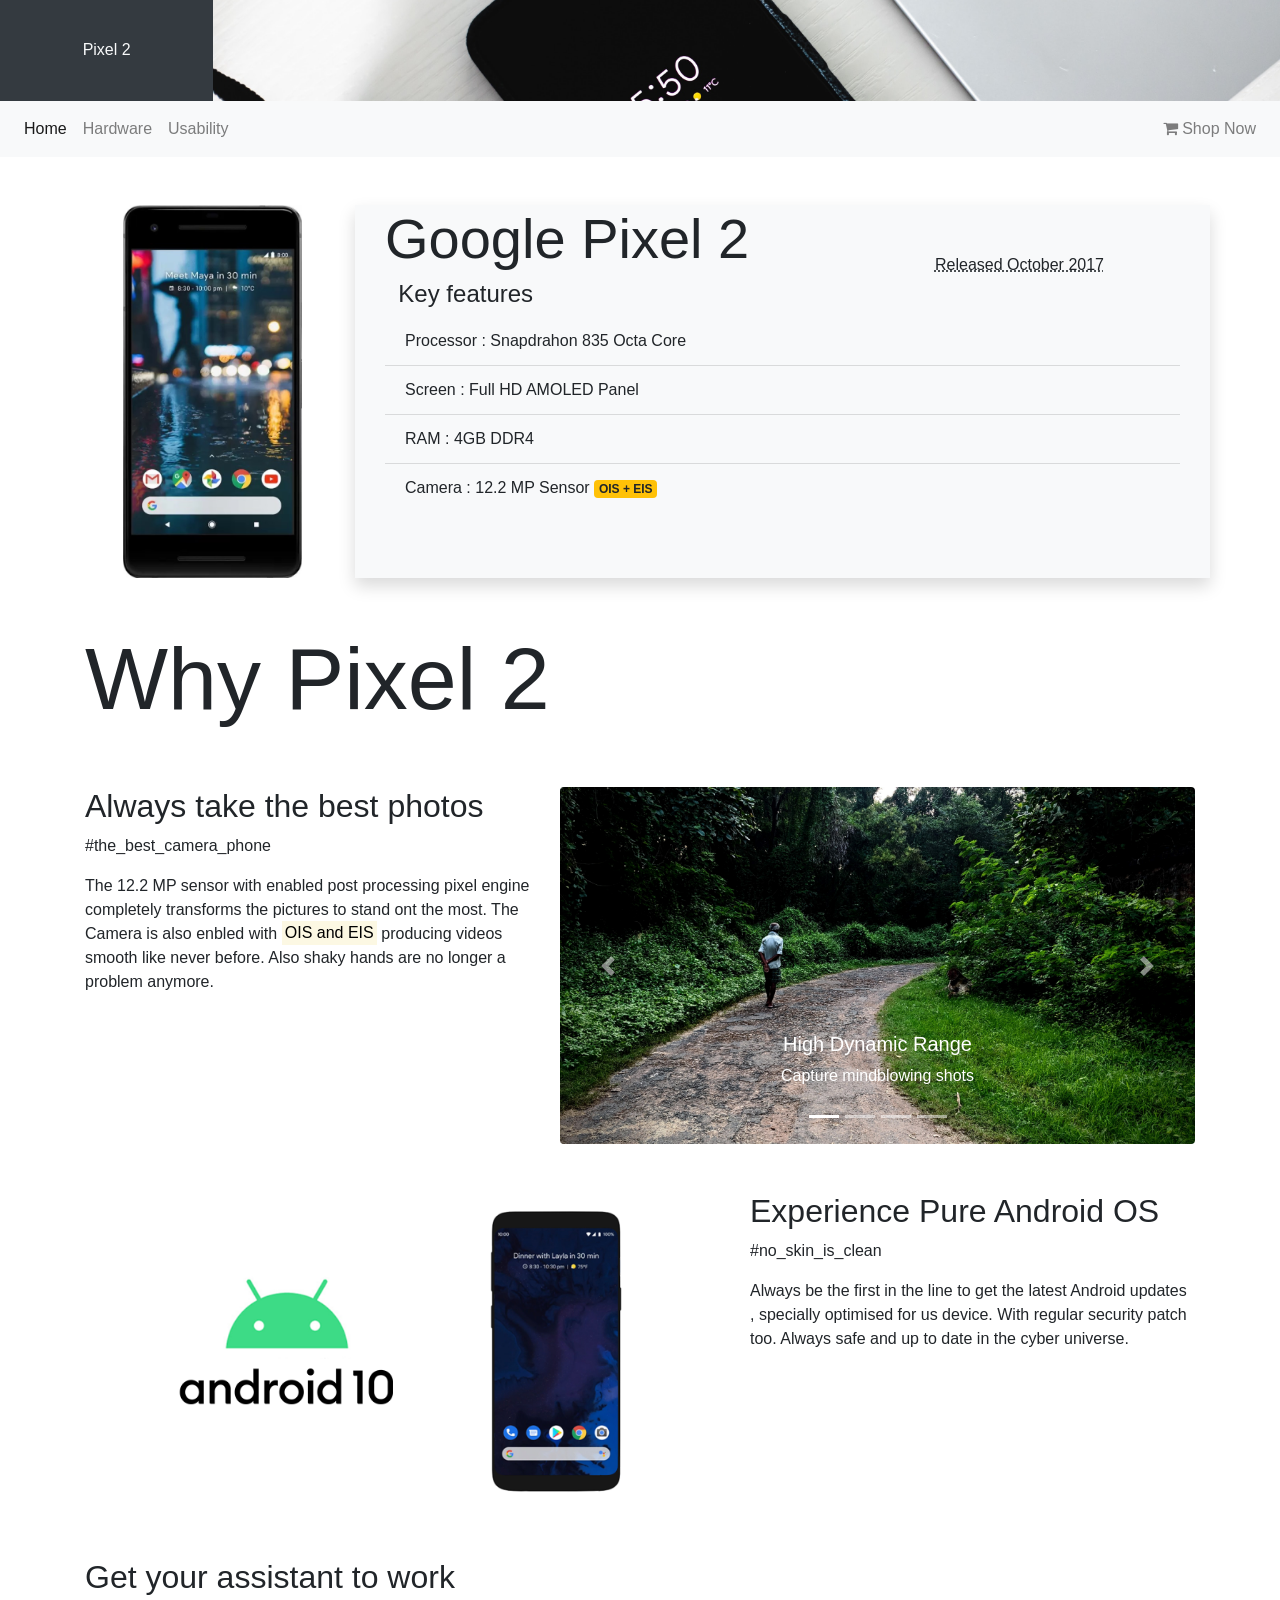
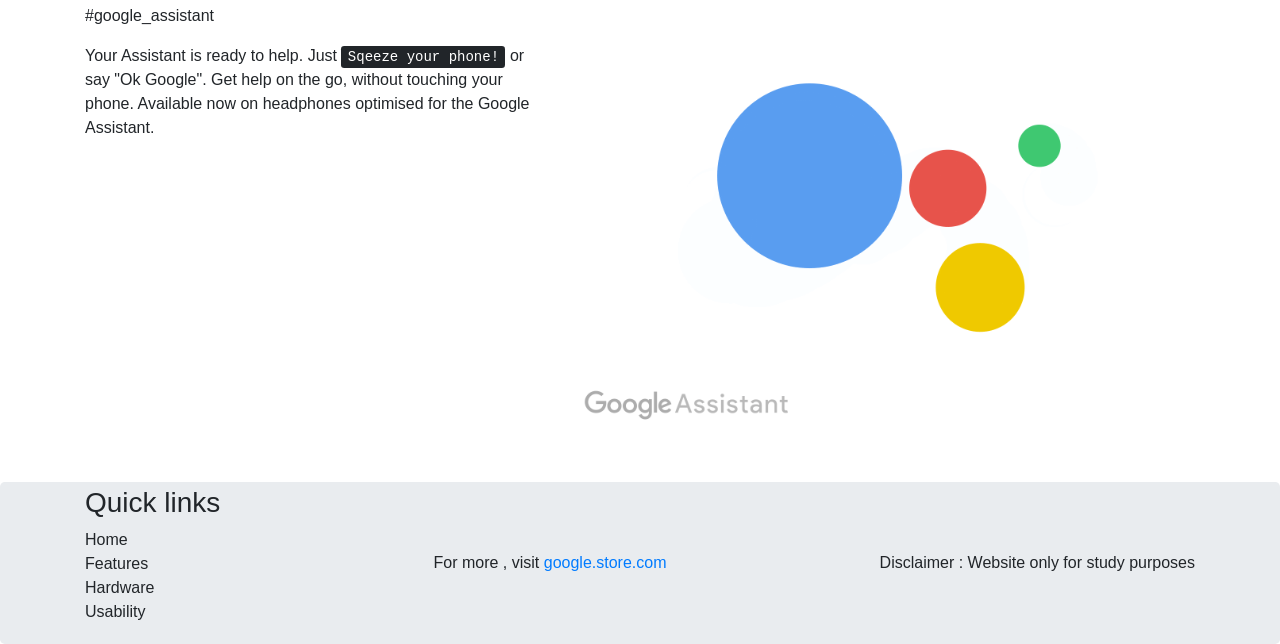
<file: index.html>
<!doctype html>
<html lang="en">
  <head>
    <!-- Required meta tags -->
    <meta charset="utf-8">
    <meta name="viewport" content="width=device-width, initial-scale=1, shrink-to-fit=no">

    <!-- Bootstrap CSS -->
    <!-- <link rel="stylesheet" href="https://maxcdn.bootstrapcdn.com/bootstrap/4.0.0/css/bootstrap.min.css" integrity="sha384-Gn5384xqQ1aoWXA+058RXPxPg6fy4IWvTNh0E263XmFcJlSAwiGgFAW/dAiS6JXm" crossorigin="anonymous"> -->
    <link rel="stylesheet" href="modules/bootstrap/dist/css/bootstrap.min.css" >
    <link rel="stylesheet" href="css/custom.css" >
    <link rel="stylesheet" href="font-awesome/css/font-awesome.min.css" >


    <title>Pixel 2</title>
  </head>
  <body>
    <div class="container-fluid">
      <div class="row" >
          
        <div class="container-fluid col-4 col-sm-2 py-5-custom text-center bg-dark text-light" id="pixel2">
          <p class="mb-0">Pixel 2</p>
        </div>
          
          
        <div class = "container-fluid col-8 col-sm-10 cover">
        
        </div>
      </div>
    </div>


    <nav class="navbar navbar-expand-sm bg-light navbar-light mb-5 sticky-top">
      <button class="navbar-toggler" type="button" data-toggle = "collapse" data-target = "#Navbar">
        <span class="navbar-toggler-icon"></span>
      </button>
      <h3 class="mr-auto ml-3 mb-0 d-sm-none">Home</h3>
      <div class="collapse navbar-collapse" id="Navbar">
        <ul class="navbar-nav justify-content-start mr-auto">
          <li class="nav-item active">
            <a class="nav-link" href="#">Home</a>
          </li>
          <li class="nav-item">
            <a class="nav-link" href="hardware.html">Hardware</a>
          </li>
          <li class="nav-item">
            <a class="nav-link" href="usability.html">Usability</a>
          </li>
        </ul>

        <ul class="navbar-nav justify-content-end">
          <li class="nav-item">
            <a class="nav-link " type="button" data-target="#shopnow" data-toggle="modal"><i class="fa fa-shopping-cart"></i> Shop Now</a>
          </li>
        </ul>
      </div>
    </nav>

    <div id="shopnow" class="modal fade" role="dialog">
      <div class="modal-dialog" role="content">
        <div class="modal-content" >
          <div class="modal-header bg-light">
            <h4 class="modal-title">Shop Now</h4>
            <button class="close" data-dismiss = "modal"><span>&times;</span></button>
          </div>
          <div class="modal-body">
            <form>
              <div class="row form-group">
                <label for="name" class="col-sm-4 col-form-label">Name</label>
                <div class="col-sm-8">
                  <input type="text" name="name" id="name" placeholder="Name" class="form-control">
                </div>
              </div>
              <div class="row form-group">
                <label for="lastname" class="col-sm-4 col-form-label">Last Name</label>
                <div class="col-sm-8">
                  <input type 
                  = "text" name = "lastname" id="lastname" placeholder = "Last Name" class = "form-control">
                </div>
              </div>
              <div class="row form-group">
                <label for="phone" class="col-sm-4 col-form-label">Phone</label>
                <div class="col-sm-8">
                  <input type="tel" name="phone" id="phone" placeholder="Phone No." class="form-control">
                </div>
              </div>
              <div class="row form-group">
                <label for="email" class="col-sm-4 col-form-label">Email ID</label>
                <div class="col-sm-8">
                  <input type="text" name="email" id="email" placeholder="example@abc.com" class="form-control">
                </div>
              </div>
              <div class="row form-group">
                <label for="country" class="col-sm-4 col-form-label">Country</label>
                <div class="col-sm-8">
                  <select class="form-control" id="country">
                    <option>India</option>
                    <option>USA</option>
                    <option>Russia</option>
                    <option>Germany</option>
                    <option>France</option>
                  </select>
                </div>
              </div>
            </form>
          </div>
        </div>
      </div>
    </div>


    
    

    <div class="container">
      <div class="row ">
        <div class="col-sm-3 d-flex justify-content-center">
            <!-- <img id="product-image" src="https://rukminim1.flixcart.com/image/832/832/j8esr680/mobile/f/m/d/google-pixel-2-na-original-imaeyfsxhfqwqbr5.jpeg?q=70" class="img-fluid"> -->
            <img id="product-image" src="images/pixel2.jpg" class="img-fluid">
        </div>
        <div class="col-sm-9 bg-light shadow ">
          <div class="container-fluid">


            <div class="row">
              <div class="col-8">
                <h1 class="display-4">Google Pixel 2 </h1>
              </div>
              <div class="col-4">
                <p class="mb-0 mt-5"><abbr title="3 years">Released October 2017</abbr></p>
              </div>
            </div>

            <div class="row">
              <div class=" col-6 ">
                <h4 class="text-weight-light">&nbsp; Key features</h4>
              </div>
            </div>

            <div class="row">
              <div class=" col-12 ">
                <ul class="list-group list-group-flush">
                  <li class="list-group-item bg-light">Processor : Snapdrahon 835 Octa Core</li>
                  <li class="list-group-item bg-light">Screen : Full HD AMOLED Panel</li>
                  <li class="list-group-item bg-light">RAM : 4GB DDR4</li>
                  <li class="list-group-item bg-light">Camera : 12.2 MP Sensor <span class="badge badge-warning">OIS + EIS</span></li>
                </ul>
              </div>
            </div>

          </div>
        </div>

        <div class="container">
          <div class="row mt-5">
            
            <div class=" col-12">
              <h2 class="display-2" id = "why">Why Pixel 2</h2>
            </div>
        
          </div>
          <div class="row mt-5">
    
            <div class="col-sm-5">
              <h2>Always take the best photos</h2>
              <p mt-3><abbr>#the_best_camera_phone</abbr></p>
              <p>The 12.2 MP sensor with enabled post processing pixel engine completely 
                transforms the pictures to stand ont the most.
                The Camera is also enbled with <mark>OIS and EIS</mark> producing videos
                smooth like never before. Also shaky hands are no longer a problem anymore.
              </p>
            </div>

            <!-- <div class="col-sm-7">
              <img src = "images/photography.jpg" alt = "photography" class="rounded dblock mx-auto img-fluid">
            </div> -->
            <div class="col-sm-7">
              <div id="photographyslides" class="carousel slide" >
                <ol class="carousel-indicators">
                  <li data-target="#photographyslides" data-slide-to="0" class="active"></li>
                  <li data-target="#photographyslides" data-slide-to="1"></li>
                  <li data-target="#photographyslides" data-slide-to="2"></li>
                  <li data-target="#photographyslides" data-slide-to="3"></li>
                </ol>
                <div class="carousel-inner">
                  <div class="carousel-item active">
                    <img class="d-block w-100 rounded" src="images/photography1.jpg" alt="First slide">
                    <div class="carousel-caption d-none d-md-block">
                      <h5>High Dynamic Range</h5>
                      <p>Capture mindblowing shots</p>
                    </div>
                  </div>
                  <div class="carousel-item">
                    <img class="d-block w-100 rounded" src="images/photography2.jpg" alt="Second slide">
                    <div class="carousel-caption d-none d-md-block">
                      <h5>Stable shots</h5>
                      <p>Capture on the go</p>
                    </div>
                  </div>
                  <div class="carousel-item">
                    <img class="d-block w-100 rounded" src="images/photography3.jpg" alt="Third slide">
                    <div class="carousel-caption d-none d-md-block">
                      <h5>Laser focus</h5>
                      <p>Dont worry abiut focus</p>
                    </div>
                  </div>
                  <div class="carousel-item">
                    <img class="d-block w-100 rounded" src="images/photography4.jpg" alt="Fourth slide">
                    <div class="carousel-caption d-none d-md-block">
                      <h5>Accurate Colors</h5>
                      <p>Capture colors right</p>
                    </div>
                  </div>
                </div>
                <a class="carousel-control-prev" href="#photographyslides" role="button" data-slide="prev">
                  <span class="carousel-control-prev-icon" aria-hidden="true"></span>
                  <span class="sr-only">Previous</span>
                </a>
                <a class="carousel-control-next" href="#photographyslides" role="button" data-slide="next">
                  <span class="carousel-control-next-icon" aria-hidden="true"></span>
                  <span class="sr-only">Next</span>
                </a>
              </div>
            </div>

          </div>

          <div class="row mt-5">

            <div class="col-sm-7 order-2 order-sm-1">
              <img src = "images/android-10.jpg" alt = "photography" class="rounded dblock mx-auto img-fluid">
            </div>

            <div class="col-sm-5 order-1 order-sm-2">
              <h2>Experience Pure Android OS</h2>
              <p mt-3><abbr>#no_skin_is_clean</abbr></p>
              <p>
                Always be the first in the line to get the latest Android updates
                , specially optimised for us device. With regular security patch too.
                Always safe and up to date in the cyber universe.
              </p>
            </div>
            

          </div>

          <div class="row mt-5">

            <div class="col-sm-5">
              <h2>Get your assistant to work</h2>
              <p mt-3><abbr>#google_assistant</abbr></p>
              <p>
                Your Assistant is ready to help. Just <kbd>Sqeeze your phone!</kbd> or say "Ok Google".
                Get help on the go, without touching your phone.
                Available now on headphones optimised for the Google Assistant.
              </p>
            </div>
            
            <div class="col-sm-7">
              <!-- <img src = "https://miro.medium.com/max/1400/1*iQ7hgqKPFrL4UNUx3tS-lA.gif" alt = "photography" class="rounded dblock mx-auto img-fluid"> -->
              <img src = "images/assistant.gif" alt = "photography" class="rounded dblock mx-auto img-fluid">
            </div>

          </div>


        </div>
      </div>
    </div>


    <footer class="jumbotron mt-5 pt-1 pb-1 mb-0">
      <div class="container">
        <div class="row align-items-center justify-content-between d-flex">

          <div class="col-sm-auto">
            <h3>Quick links</h3>
            <ul class="list-unstyled">
              <li>Home</li>
              <li>Features</li>
              <li>Hardware</li>
              <li>Usability</li>
            </ul>
          </div>

          <div class=" col-sm-auto">
            For more , visit <a href="#">google.store.com</a>

          </div>
          <div class=" col-sm-auto">
            Disclaimer : Website only for study purposes
          </div>

        </div>
      </div>
    </footer>

  



    <!-- Optional JavaScript -->
    <!-- jQuery first, then Popper.js, then Bootstrap JS -->
    <!-- <script src="https://code.jquery.com/jquery-3.2.1.slim.min.js" integrity="sha384-KJ3o2DKtIkvYIK3UENzmM7KCkRr/rE9/Qpg6aAZGJwFDMVNA/GpGFF93hXpG5KkN" crossorigin="anonymous"></script>
    <script src="https://cdnjs.cloudflare.com/ajax/libs/popper.js/1.12.9/umd/popper.min.js" integrity="sha384-ApNbgh9B+Y1QKtv3Rn7W3mgPxhU9K/ScQsAP7hUibX39j7fakFPskvXusvfa0b4Q" crossorigin="anonymous"></script>
    <script src="https://maxcdn.bootstrapcdn.com/bootstrap/4.0.0/js/bootstrap.min.js" integrity="sha384-JZR6Spejh4U02d8jOt6vLEHfe/JQGiRRSQQxSfFWpi1MquVdAyjUar5+76PVCmYl" crossorigin="anonymous"></script> -->
    <script src="modules/jquery/dist/jquery.slim.min.js"></script>
    <script src="modules/popper.js/dist/umd/popper.min.js"></script>
    <script src="modules/bootstrap/dist/js/bootstrap.min.js"></script>
    <script>
      $(document).ready(function(){
        $("#photographyslides").carousel( { interval: 2000  } );
        $("#photographyslides").carousel('cycle');
      });

      $("#pixel2").click(function(){
        load("index.html"); 
      });
      $("#pixel2").click(function(){
        window.location.href = 'index.html';
        return false;
      });
    </script>
  </body>
</html>
</file>
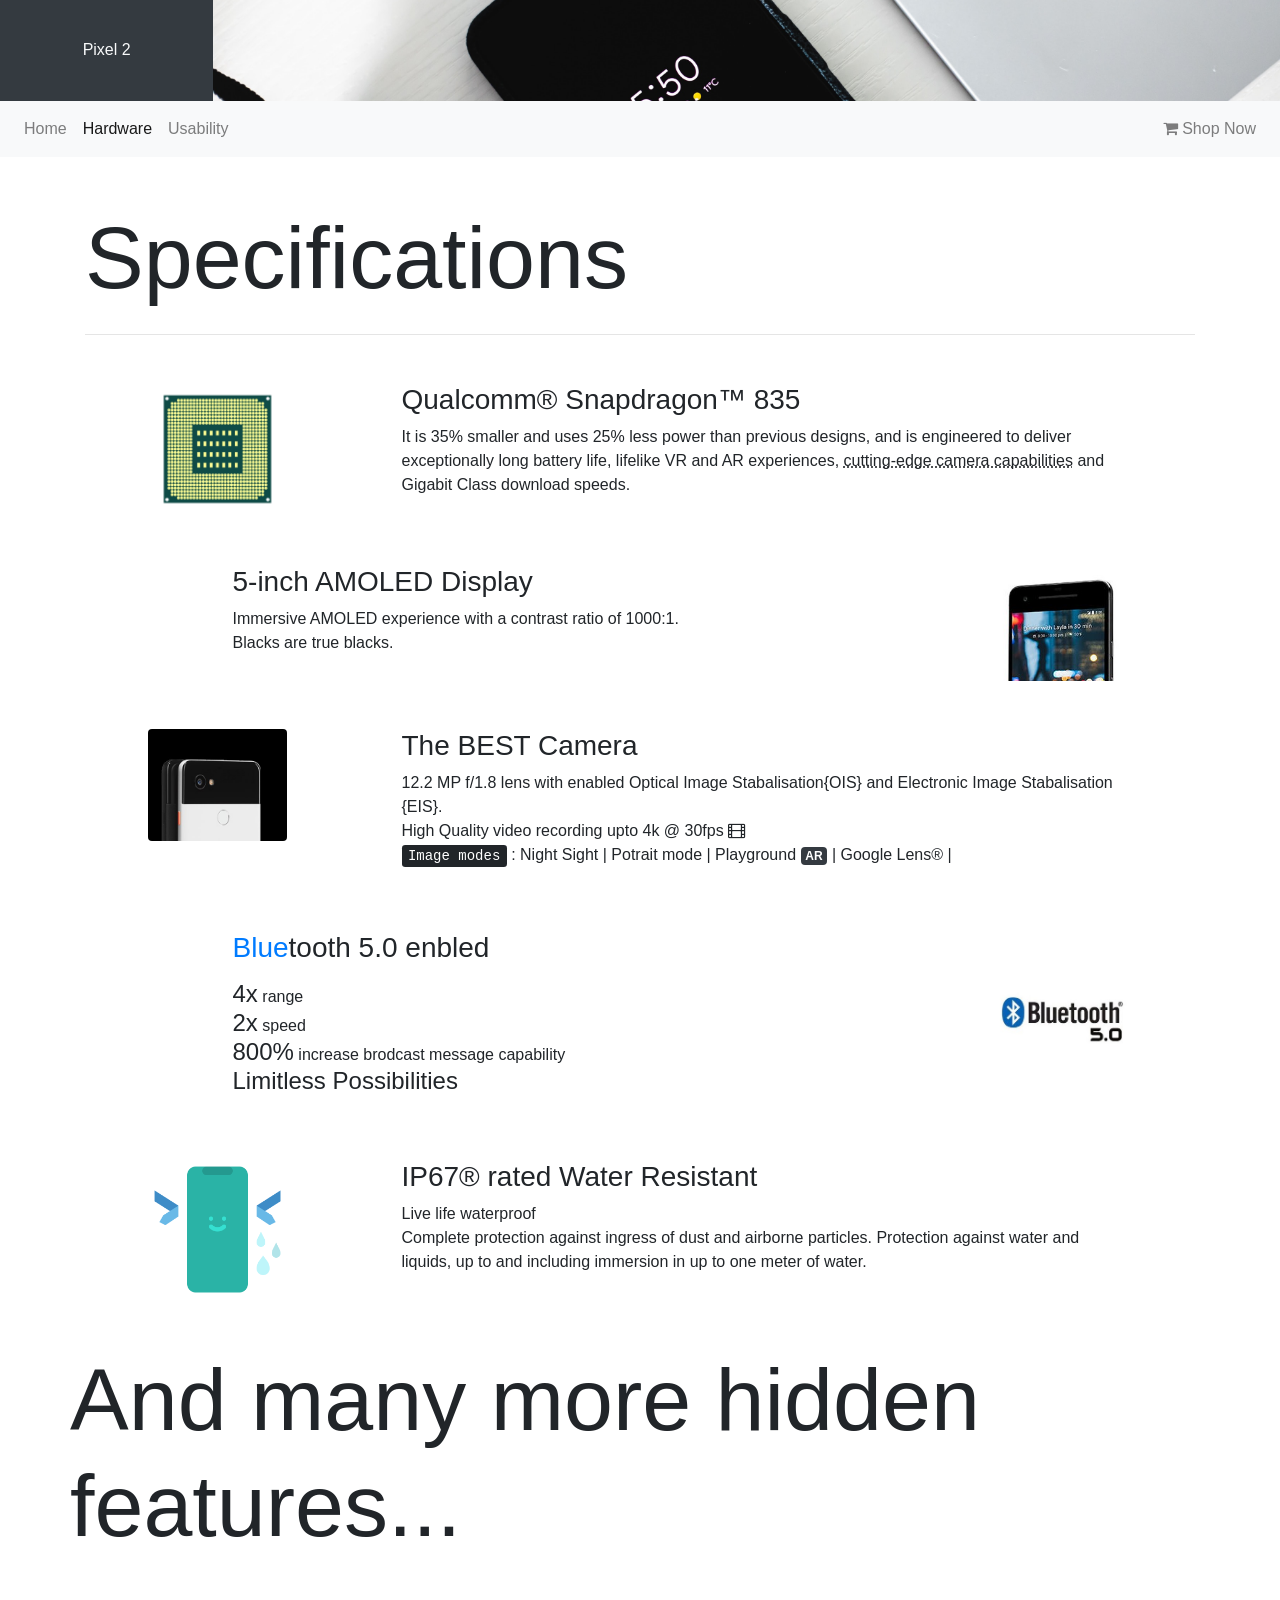
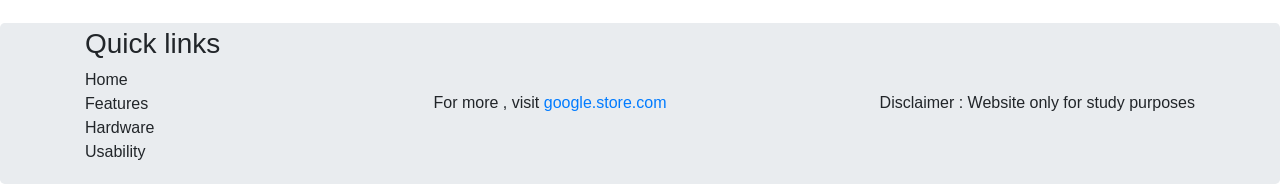
<file: hardware.html>
<!doctype html>
<html lang="en">
  <head>
    <!-- Required meta tags -->
    <meta charset="utf-8">
    <meta name="viewport" content="width=device-width, initial-scale=1, shrink-to-fit=no">

    <!-- Bootstrap CSS -->
    <!-- <link rel="stylesheet" href="https://maxcdn.bootstrapcdn.com/bootstrap/4.0.0/css/bootstrap.min.css" integrity="sha384-Gn5384xqQ1aoWXA+058RXPxPg6fy4IWvTNh0E263XmFcJlSAwiGgFAW/dAiS6JXm" crossorigin="anonymous"> -->
    <link rel="stylesheet" href="modules/bootstrap/dist/css/bootstrap.min.css" >
    <link rel="stylesheet" href="css/custom.css" >
    <link rel="stylesheet" href="font-awesome/css/font-awesome.min.css" >


    <title>Pixel 2</title>
  </head>
  <body>
    <div class="container-fluid">
      <div class="row" >


        <div class="container-fluid col-4 col-sm-2 py-5-custom text-center bg-dark text-light" id="pixel2">
            <p class="mb-0">Pixel 2</p>
        </div>
        
          
        <div class = "container-fluid col-8 col-sm-10 cover">
        
        </div>
      </div>
    </div>


    <nav class="navbar navbar-expand-sm bg-light navbar-light mb-5 sticky-top">
      <button class="navbar-toggler" type="button" data-toggle = "collapse" data-target = "#Navbar">
        <span class="navbar-toggler-icon"></span>
      </button>
      <h3 class="mr-auto ml-3 mb-0 d-sm-none">Home</h3>
      <div class="collapse navbar-collapse" id="Navbar">
        <ul class="navbar-nav justify-content-start mr-auto">
          <li class="nav-item">
            <a class="nav-link" href="index.html">Home</a>
          </li>
          <li class="nav-item active">
            <a class="nav-link" href="#">Hardware</a>
          </li>
          <li class="nav-item">
            <a class="nav-link" href="usability.html">Usability</a>
          </li>
        </ul>

        <ul class="navbar-nav justify-content-end">
          <li class="nav-item">
            <a class="nav-link " type="button" data-target="#shopnow" data-toggle="modal"><i class="fa fa-shopping-cart"></i> Shop Now</a>
          </li>
        </ul>
      </div>
    </nav>

    <div id="shopnow" class="modal fade" role="dialog">
      <div class="modal-dialog" role="content">
        <div class="modal-content" >
          <div class="modal-header bg-light">
            <h4 class="modal-title">Shop Now</h4>
            <button class="close" data-dismiss = "modal"><span>&times;</span></button>
          </div>
          <div class="modal-body">
            <form>
                <div class="row form-group">
                  <label for="name" class="col-sm-4 col-form-label">Name</label>
                  <div class="col-sm-8">
                    <input type="text" name="name" id="name" placeholder="Name" class="form-control">
                  </div>
                </div>
                <div class="row form-group">
                  <label for="lastname" class="col-sm-4 col-form-label">Last Name</label>
                  <div class="col-sm-8">
                    <input type 
                    = "text" name = "lastname" id="lastname" placeholder = "Last Name" class = "form-control">
                  </div>
                </div>
                <div class="row form-group">
                  <label for="phone" class="col-sm-4 col-form-label">Phone</label>
                  <div class="col-sm-8">
                    <input type="tel" name="phone" id="phone" placeholder="Phone No." class="form-control">
                  </div>
                </div>
                <div class="row form-group">
                  <label for="email" class="col-sm-4 col-form-label">Email ID</label>
                  <div class="col-sm-8">
                    <input type="text" name="email" id="email" placeholder="example@abc.com" class="form-control">
                  </div>
                </div>
                <div class="row form-group">
                  <label for="country" class="col-sm-4 col-form-label">Country</label>
                  <div class="col-sm-8">
                    <select class="form-control" id="country">
                      <option>India</option>
                      <option>USA</option>
                      <option>Russia</option>
                      <option>Germany</option>
                      <option>France</option>
                    </select>
                  </div>
                </div>
              </form>
          </div>
        </div>
      </div>
    </div>


    
    

    <div class="container">
        <div class="row">
            <div class="col-8">
              <h1 class="display-2">Specifications</h1>
            </div>
            <div class="col-4">
              
            </div>
        </div>

        <hr>


        <div class="row m-5">
            <div class="col-md-2">
                <img src="images/processor.jpg" class="img-fluid ">
            </div>
            <div class="col-md-9 offset-md-1">
                <h3>Qualcomm® Snapdragon™ 835</h3>
                <p>
                    It is 35% smaller and uses 25% less power than previous designs, and is engineered to deliver 
                    exceptionally long battery life, lifelike VR and AR experiences, <abbr title="state of the art Post Processing">cutting-edge camera capabilities</abbr> 
                    and Gigabit Class download speeds.
                </p>
            </div>
        </div>

        <div class="row m-5">
            <div class="col-md-2 order-md-last">
                <img src="images/display.jpg" class="img-fluid ">
            </div>
            <div class="col-md-9 offset-md-1 order-md-first">
                <h3>5-inch AMOLED Display</h3>
                <p>
                    Immersive AMOLED experience with a contrast ratio of 1000:1. <br>Blacks are true blacks.    
                </p>
            </div>
        </div>

        <div class="row m-5">
            <div class="col-md-2">
                <img src="images/camera.jpg" class="img-fluid rounded">
            </div>
            <div class="col-md-9 offset-md-1">
                <h3>The BEST Camera</h3>
                <p>
                    12.2 MP f/1.8 lens with enabled Optical Image Stabalisation{OIS} and Electronic Image Stabalisation {EIS}.<br>
                    High Quality video recording upto 4k @ 30fps <i class="fa fa-film"></i><br>
                    <kbd>Image modes</kbd> : Night Sight | Potrait mode | Playground <span class="badge badge-dark">AR</span> | Google Lens® | 
                </p>
            </div>
        </div>

        <div class="row m-5 align-items-center">
            <div class="col-md-2 order-md-last d-flex">
                <img src="images/bluetooth.jpg" class="img-fluid ">
            </div>
            <div class="col-md-9 offset-md-1 order-md-first">
                <h3 class="text-primary d-inline">Blue</h3><h3 class="d-inline">tooth 5.0 enbled</h3>
                <p>
                    <h4 class="d-inline">4x</h4> range <br>
                    <h4 class="d-inline">2x</h4> speed <br>
                    <h4 class="d-inline">800%</h4> increase brodcast message capability <br>
                    <h4 class="d-inline">Limitless Possibilities</h4>   
                </p>
            </div>
        </div>

        <div class="row m-5">
            <div class="col-md-2">
                <img src="images/waterproof.png" class="img-fluid ">
            </div>
            <div class="col-md-9 offset-md-1">
                <h3>IP67® rated Water Resistant</h3>
                <p>
                    Live life waterproof <br>
                    Complete protection against ingress of dust and airborne particles. 
                    Protection against water and liquids, up to and including immersion in up to one meter of water.

                </p>
            </div>
        </div>
        <div class="row">
            <p class="display-2">And many more hidden features...</p>
        </div>
      
    </div>


    <footer class="jumbotron mt-5 pt-1 pb-1 mb-0">
      <div class="container">
        <div class="row align-items-center justify-content-between d-flex">

          <div class="col-sm-auto">
            <h3>Quick links</h3>
            <ul class="list-unstyled">
              <li>Home</li>
              <li>Features</li>
              <li>Hardware</li>
              <li>Usability</li>
            </ul>
          </div>

          <div class=" col-sm-auto">
            For more , visit <a href="#">google.store.com</a>

          </div>
          <div class=" col-sm-auto">
            Disclaimer : Website only for study purposes
          </div>

        </div>
      </div>
    </footer>

  



    <!-- Optional JavaScript -->
    <!-- jQuery first, then Popper.js, then Bootstrap JS -->
    <!-- <script src="https://code.jquery.com/jquery-3.2.1.slim.min.js" integrity="sha384-KJ3o2DKtIkvYIK3UENzmM7KCkRr/rE9/Qpg6aAZGJwFDMVNA/GpGFF93hXpG5KkN" crossorigin="anonymous"></script>
    <script src="https://cdnjs.cloudflare.com/ajax/libs/popper.js/1.12.9/umd/popper.min.js" integrity="sha384-ApNbgh9B+Y1QKtv3Rn7W3mgPxhU9K/ScQsAP7hUibX39j7fakFPskvXusvfa0b4Q" crossorigin="anonymous"></script>
    <script src="https://maxcdn.bootstrapcdn.com/bootstrap/4.0.0/js/bootstrap.min.js" integrity="sha384-JZR6Spejh4U02d8jOt6vLEHfe/JQGiRRSQQxSfFWpi1MquVdAyjUar5+76PVCmYl" crossorigin="anonymous"></script> -->
    <script src="modules/jquery/dist/jquery.slim.min.js"></script>
    <script src="modules/popper.js/dist/umd/popper.min.js"></script>
    <script src="modules/bootstrap/dist/js/bootstrap.min.js"></script>
    <script>
      $(document).ready(function(){
        $("#photographyslides").carousel( { interval: 2000  } );
        $("#photographyslides").carousel('cycle');
      });
      $("#pixel2").click(function(){
        window.location.href = 'index.html';
        return false;
      });
    </script>
  </body>
</html>
</file>
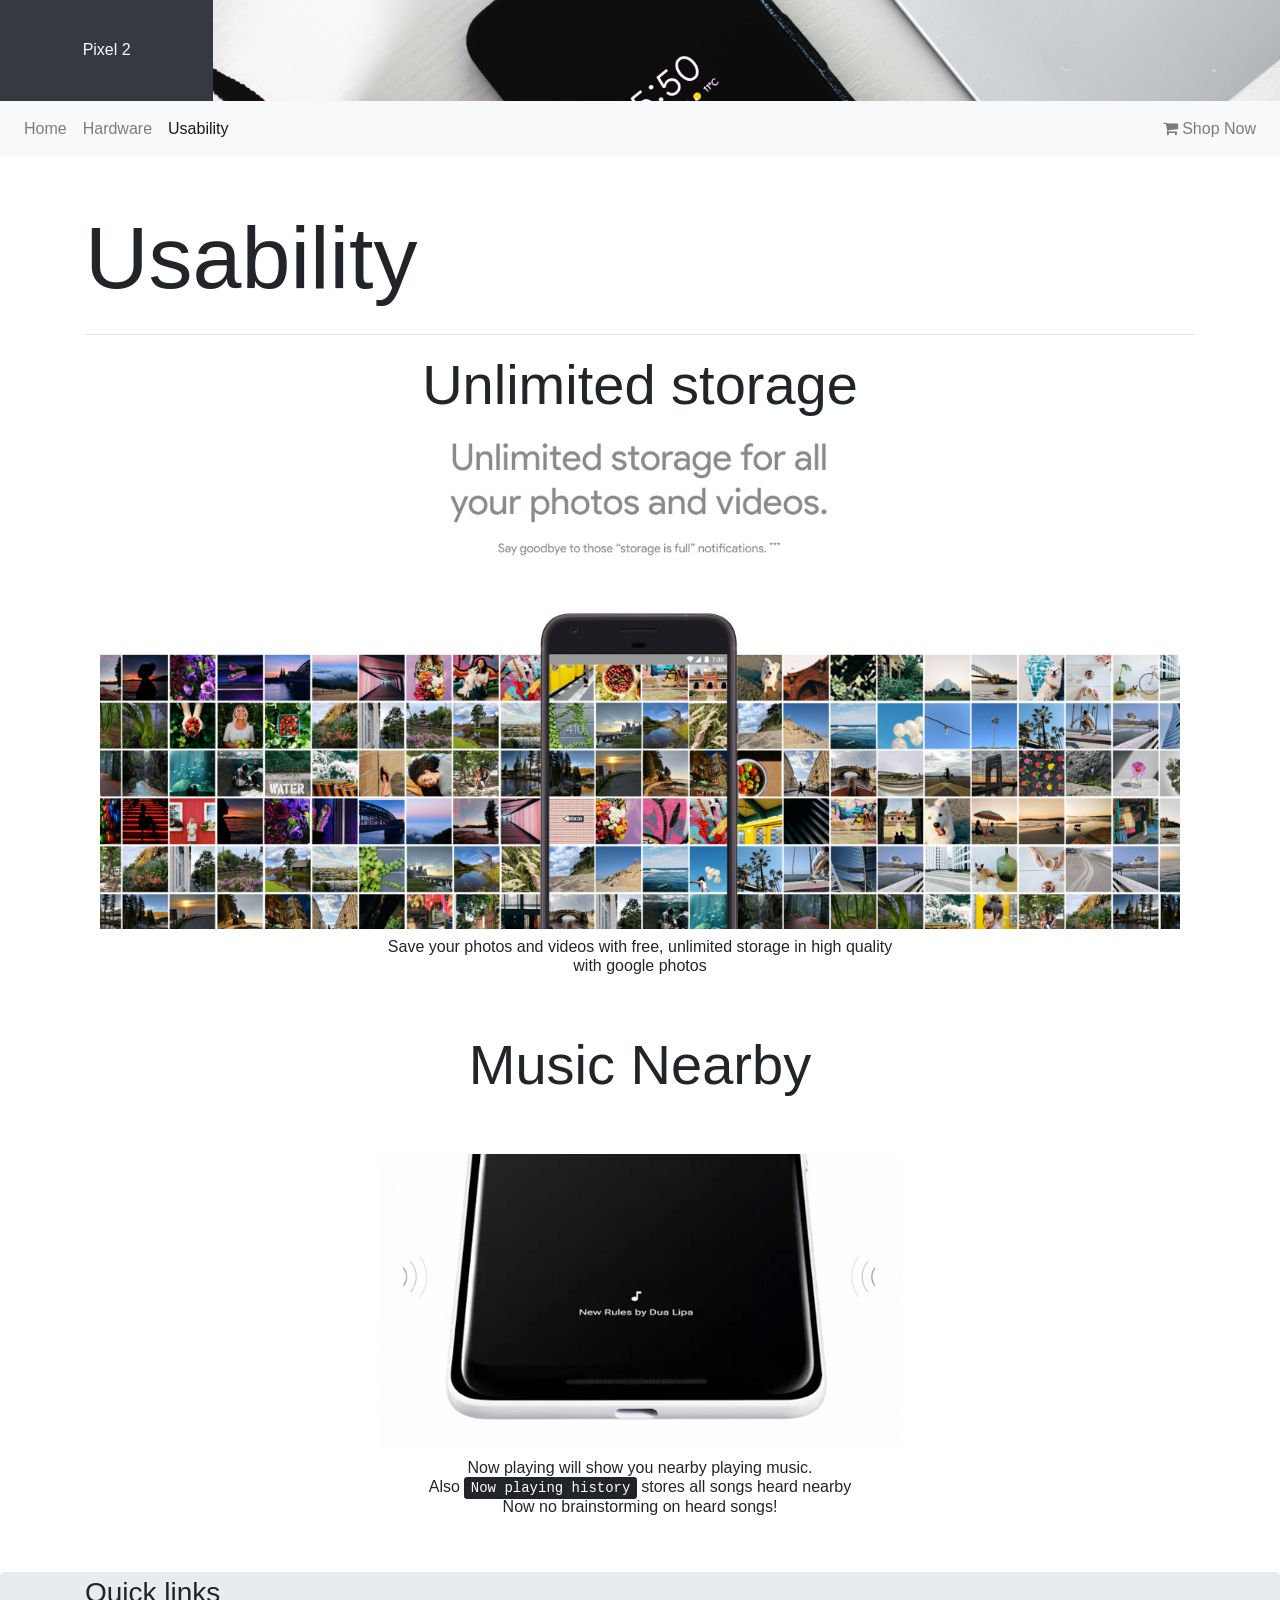
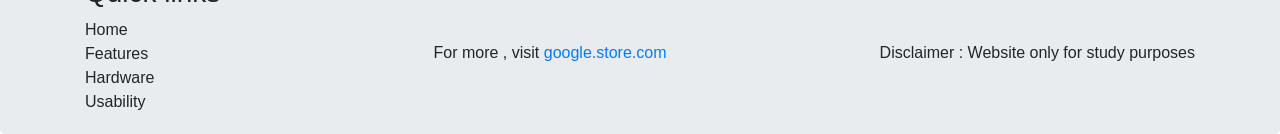
<file: usability.html>
<!doctype html>
<html lang="en">
  <head>
    <!-- Required meta tags -->
    <meta charset="utf-8">
    <meta name="viewport" content="width=device-width, initial-scale=1, shrink-to-fit=no">

    <!-- Bootstrap CSS -->
    <!-- <link rel="stylesheet" href="https://maxcdn.bootstrapcdn.com/bootstrap/4.0.0/css/bootstrap.min.css" integrity="sha384-Gn5384xqQ1aoWXA+058RXPxPg6fy4IWvTNh0E263XmFcJlSAwiGgFAW/dAiS6JXm" crossorigin="anonymous"> -->
    <link rel="stylesheet" href="modules/bootstrap/dist/css/bootstrap.min.css" >
    <link rel="stylesheet" href="css/custom.css" >
    <link rel="stylesheet" href="font-awesome/css/font-awesome.min.css" >


    <title>Pixel 2</title>
  </head>
  <body>
    <div class="container-fluid">
      <div class="row" >

        
        <div class="container-fluid col-4 col-sm-2 py-5-custom text-center bg-dark text-light" id="pixel2">
            <p class="mb-0">Pixel 2</p>
        </div>
        
          
        <div class = "container-fluid col-8 col-sm-10 cover">
        
        </div>
      </div>
    </div>


    <nav class="navbar navbar-expand-sm bg-light navbar-light mb-5 sticky-top">
      <button class="navbar-toggler" type="button" data-toggle = "collapse" data-target = "#Navbar">
        <span class="navbar-toggler-icon"></span>
      </button>
      <h3 class="mr-auto ml-3 mb-0 d-sm-none">Home</h3>
      <div class="collapse navbar-collapse" id="Navbar">
        <ul class="navbar-nav justify-content-start mr-auto">
          <li class="nav-item">
            <a class="nav-link" href="index.html">Home</a>
          </li>
          <li class="nav-item">
            <a class="nav-link" href="hardware.html">Hardware</a>
          </li>
          <li class="nav-item active">
            <a class="nav-link" href="#">Usability</a>
          </li>
        </ul>

        <ul class="navbar-nav justify-content-end">
          <li class="nav-item">
            <a class="nav-link " type="button" data-target="#shopnow" data-toggle="modal"><i class="fa fa-shopping-cart"></i> Shop Now</a>
          </li>
        </ul>
      </div>
    </nav>

    <div id="shopnow" class="modal fade" role="dialog">
      <div class="modal-dialog" role="content">
        <div class="modal-content" >
          <div class="modal-header bg-light">
            <h4 class="modal-title">Shop Now</h4>
            <button class="close" data-dismiss = "modal"><span>&times;</span></button>
          </div>
          <div class="modal-body">
            <form>
                <div class="row form-group">
                  <label for="name" class="col-sm-4 col-form-label">Name</label>
                  <div class="col-sm-8">
                    <input type="text" name="name" id="name" placeholder="Name" class="form-control">
                  </div>
                </div>
                <div class="row form-group">
                  <label for="lastname" class="col-sm-4 col-form-label">Last Name</label>
                  <div class="col-sm-8">
                    <input type 
                    = "text" name = "lastname" id="lastname" placeholder = "Last Name" class = "form-control">
                  </div>
                </div>
                <div class="row form-group">
                  <label for="phone" class="col-sm-4 col-form-label">Phone</label>
                  <div class="col-sm-8">
                    <input type="tel" name="phone" id="phone" placeholder="Phone No." class="form-control">
                  </div>
                </div>
                <div class="row form-group">
                  <label for="email" class="col-sm-4 col-form-label">Email ID</label>
                  <div class="col-sm-8">
                    <input type="text" name="email" id="email" placeholder="example@abc.com" class="form-control">
                  </div>
                </div>
                <div class="row form-group">
                  <label for="country" class="col-sm-4 col-form-label">Country</label>
                  <div class="col-sm-8">
                    <select class="form-control" id="country">
                      <option>India</option>
                      <option>USA</option>
                      <option>Russia</option>
                      <option>Germany</option>
                      <option>France</option>
                    </select>
                  </div>
                </div>
              </form>
          </div>
        </div>
      </div>
    </div>


    
    

    <div class="container">
        <div class="row">
            <div class="col-8">
              <h1 class="display-2">Usability</h1>
            </div>
            <div class="col-4">
              
            </div>
        </div>

        <hr>

        <div class="container-fluid">
            <div class="row">
                <div class="col-sm-12">
                    <h2 class="display-4 text-center">Unlimited storage</h2>
                </div>
                <div class="col-sm-12">
                    <img src="images/unlimited.png" class="img-fluid">
                </div>
                <div class="col-sm-6 offset-sm-3 mt-2">
                    <h6 class="display-6 text-center">Save your photos and videos with free, unlimited storage in high quality with google photos</h6>
                </div>
            </div>
        </div>
        <div class="container-fluid mt-5">
            <div class="row">
                <div class="col-sm-12">
                    <h2 class="display-4 text-center">Music Nearby</h2>
                </div>
                <div class="col-sm-6 offset-sm-3 mt-5">
                    <img src="images/now playing.jpg" class="img-fluid">
                </div>
                <div class="col-sm-6 offset-sm-3 mt-2">
                    <h6 class="display-6 text-center">Now playing will show you nearby playing music. <br>Also <kbd>Now playing history</kbd> stores all songs heard nearby
                    <br>Now no brainstorming on heard songs!</h6>
                </div>
            </div>
        </div>


        
      
    </div>


    <footer class="jumbotron mt-5 pt-1 pb-1 mb-0">
      <div class="container">
        <div class="row align-items-center justify-content-between d-flex">

          <div class="col-sm-auto">
            <h3>Quick links</h3>
            <ul class="list-unstyled">
              <li>Home</li>
              <li>Features</li>
              <li>Hardware</li>
              <li>Usability</li>
            </ul>
          </div>

          <div class=" col-sm-auto">
            For more , visit <a href="#">google.store.com</a>

          </div>
          <div class=" col-sm-auto">
            Disclaimer : Website only for study purposes
          </div>

        </div>
      </div>
    </footer>

  



    <!-- Optional JavaScript -->
    <!-- jQuery first, then Popper.js, then Bootstrap JS -->
    <!-- <script src="https://code.jquery.com/jquery-3.2.1.slim.min.js" integrity="sha384-KJ3o2DKtIkvYIK3UENzmM7KCkRr/rE9/Qpg6aAZGJwFDMVNA/GpGFF93hXpG5KkN" crossorigin="anonymous"></script>
    <script src="https://cdnjs.cloudflare.com/ajax/libs/popper.js/1.12.9/umd/popper.min.js" integrity="sha384-ApNbgh9B+Y1QKtv3Rn7W3mgPxhU9K/ScQsAP7hUibX39j7fakFPskvXusvfa0b4Q" crossorigin="anonymous"></script>
    <script src="https://maxcdn.bootstrapcdn.com/bootstrap/4.0.0/js/bootstrap.min.js" integrity="sha384-JZR6Spejh4U02d8jOt6vLEHfe/JQGiRRSQQxSfFWpi1MquVdAyjUar5+76PVCmYl" crossorigin="anonymous"></script> -->
    <script src="modules/jquery/dist/jquery.slim.min.js"></script>
    <script src="modules/popper.js/dist/umd/popper.min.js"></script>
    <script src="modules/bootstrap/dist/js/bootstrap.min.js"></script>
    <script>
      $(document).ready(function(){
        $("#photographyslides").carousel( { interval: 2000  } );
        $("#photographyslides").carousel('cycle');
      });

      $("#pixel2").click(function(){
        window.location.href = 'index.html';
        return false;
      });
    </script>
  </body>
</html>
</file>
<file: css/custom.css>
.cover{
    background-image: url("../images/cover.jpg");
    background-size: cover;
    background-position: 0 -23vw;
}
.py-5-custom{
    padding-top: 3vw;
    padding-bottom: 3vw;
}
#pixel2{
    transition: .2s;
}
#product-image{
    max-width: 70% !important;
}
#pixel2:hover{
    background-color: #343a40b0 !important;
    color: #f8f9fa  !important;
    border-left: 2px solid rgb(0, 0, 0);
    border-right:2px solid rgb(0, 0, 0);
    
}
.shadow{
    box-shadow: 0 .5rem 1rem rgba(0,0,0,.15) !important;
}
#why{
    transition: 2s ;
}
#why:hover::after{
    content: " ? ";

}
</file>
